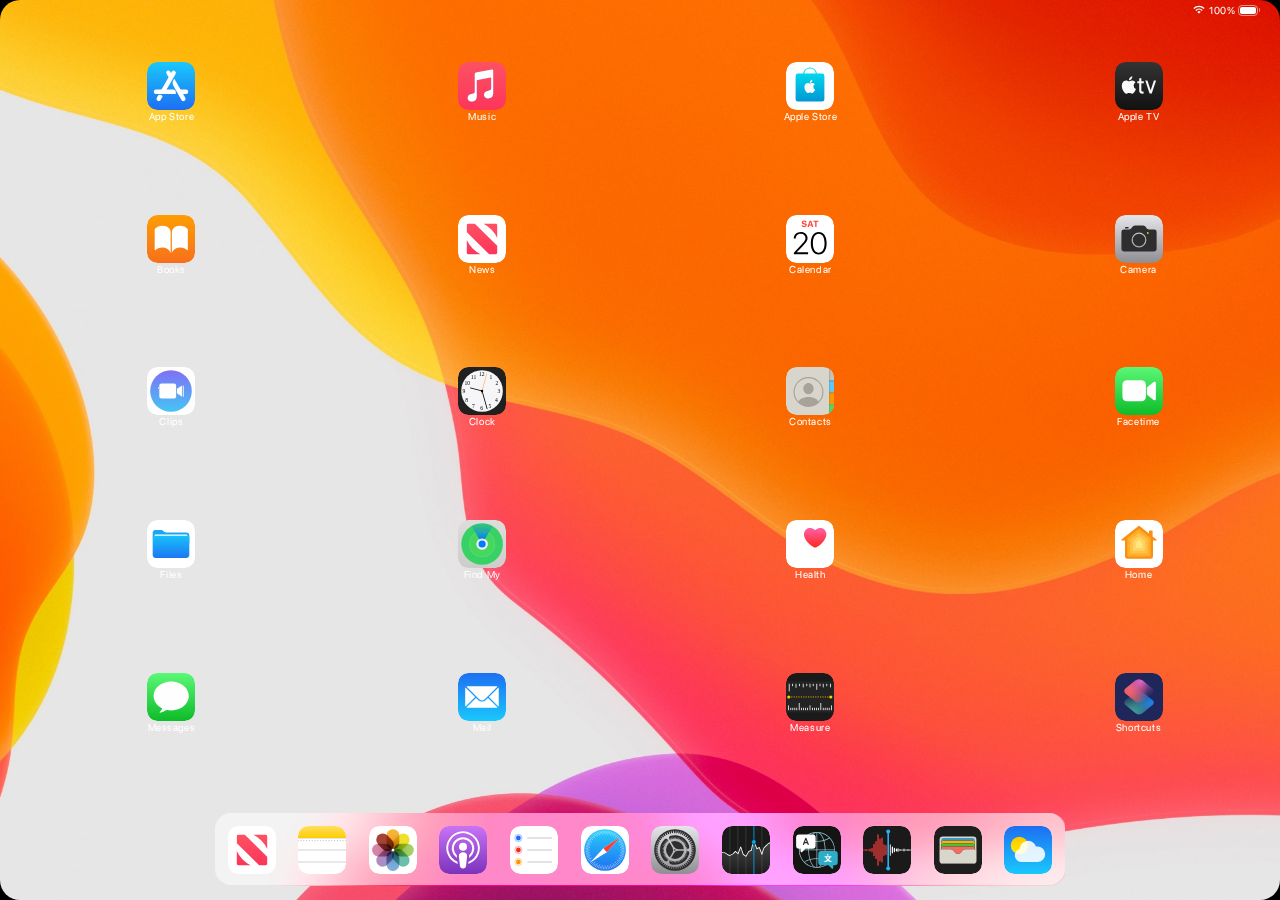
<file: index.html>
<!DOCTYPE html>
<html lang="en">

<head>
    <meta charset="UTF-8" />
    <meta name="viewport" content="width=device-width,initial-scale=1" />
    <meta http-equiv="X-UA-Compatible" content="ie=edge" />
    <meta name="author" content="Sanay Nair">
    <meta property="og:title" content="Sanay Nair">
    <title>iPadOS in HTML</title>
</head>

<body>
    <table id="table">
        <tr>
            <td>
                <div id="" class="center"><img data-ccursor src="./36709/ios-icons/svg/app-store-2365235.svg"
                        height="48" width="48"></div>
                <div class="center text">App Store</div>
            </td>
            <td>
                <div class="center"><img data-ccursor src="./36709/ios-icons/svg/apple-music-2365226.svg" height="48"
                        width="48"></div>
                <div class="center text">Music</div>
            </td>
            <td>
                <div class="center"><img data-ccursor src="./36709/ios-icons/svg/apple-store-1575941.svg" height="48"
                        width="48"></div>
                <div class="center text">Apple Store</div>
            </td>
            <td>
                <div class="center"><img data-ccursor src="./36709/ios-icons/svg/apple-tv-1575940.svg" height="48"
                        width="48"></div>
                <div class="center text">Apple TV</div>
            </td>
        </tr>
        <tr>
            <td>
                <div class="center"><img data-ccursor src="./36709/ios-icons/svg/books-2365234.svg" height="48"
                        width="48"></div>
                <div class="center text">Books</div>
            </td>
            <td>
                <div class="center"><img data-ccursor src="./36709/ios-icons/svg/news-2365224.svg" height="48"
                        width="48"></div>
                <div class="center text">News</div>
            </td>
            <td>
                <div class="center"><img data-ccursor src="./36709/ios-icons/svg/calendar-2365233.svg" height="48"
                        width="48"></div>
                <div class="center text">Calendar</div>
            </td>
            <td>
                <div class="center"><img data-ccursor src="./36709/ios-icons/svg/camera-2365232.svg" height="48"
                        width="48"></div>
                <div class="center text">Camera</div>
            </td>
        </tr>
        <tr>
            <td>
                <div class="center"><img data-ccursor src="./36709/ios-icons/svg/clips-1575951.svg" height="48"
                        width="48"></div>
                <div class="center text">Clips</div>
            </td>
            <td>
                <div class="center"><img data-ccursor src="./36709/ios-icons/svg/clock-2365231.svg" height="48"
                        width="48"></div>
                <div class="center text">Clock</div>
            </td>
            <td>
                <div class="center"><img data-ccursor src="./36709/ios-icons/svg/contacts-2365230.svg" height="48"
                        width="48"></div>
                <div class="center text">Contacts</div>
            </td>
            <td>
                <div class="center"><img data-ccursor src="./36709/ios-icons/svg/facetime-1575950.svg" height="48"
                        width="48"></div>
                <div class="center text">Facetime</div>
            </td>
        </tr>
        <tr>
            <td>
                <div class="center"><img data-ccursor src="./36709/ios-icons/svg/files-2365229.svg" height="48"
                        width="48"></div>
                <div class="center text">Files</div>
            </td>
            <td>
                <div class="center"><img data-ccursor src="./36709/ios-icons/svg/find-my-1575949.svg" height="48"
                        width="48"></div>
                <div class="center text">Find My</div>
            </td>
            <td>
                <div class="center"><img data-ccursor src="./36709/ios-icons/svg/health-2365228.svg" height="48"
                        width="48"></div>
                <div class="center text">Health</div>
            </td>
            <td>
                <div class="center"><img data-ccursor src="./36709/ios-icons/svg/home-2365227.svg" height="48"
                        width="48"></div>
                <div class="center text">Home</div>
            </td>
        </tr>
        <tr>
            <td>
                <div class="center"><img data-ccursor src="./36709/ios-icons/svg/ios-message-1575946.svg" height="48"
                        width="48"></div>
                <div class="center text">Messages</div>
            </td>
            <td>
                <div class="center"><img data-ccursor src="./36709/ios-icons/svg/mail-2365225.svg" height="48"
                        width="48"></div>
                <div class="center text">Mail</div>
            </td>
            <td>
                <div class="center"><img data-ccursor src="./36709/ios-icons/svg/measure-1575947.svg" height="48"
                        width="48"></div>
                <div class="center text">Measure</div>
            </td>
            <td>
                <div class="center"><img data-ccursor src="./36709/ios-icons/svg/my-shortcuts-1575945.svg" height="48"
                        width="48"></div>
                <div class="center text">Shortcuts</div>
            </td>
        </tr>
    </table>
    <div id="app"></div>
    <div class="center">
        <div id="dock">
            <img data-ccursor="lift" src="./36709/ios-icons/svg/news-2365224.svg" height="48" width="48">
            <img data-ccursor="lift" src="./36709/ios-icons/svg/notes-2365245.svg" height="48" width="48">
            <img data-ccursor="lift" src="./36709/ios-icons/svg/photos-2365244.svg" height="48" width="48">
            <img data-ccursor="lift" src="./36709/ios-icons/svg/podcasts-2365243.svg" height="48" width="48">
            <span class="separator"></span>
            <img data-ccursor="lift" src="./36709/ios-icons/svg/reminders-2365242.svg" height="48" width="48">
            <img data-ccursor="lift" src="./36709/ios-icons/svg/safari-2365241.svg" height="48" width="48">
            <img data-ccursor="lift" src="./36709/ios-icons/svg/settings-2365240.svg" height="48" width="48">
            <img data-ccursor="lift" src="./36709/ios-icons/svg/stocks-2365239.svg" height="48" width="48">
            <img data-ccursor="lift" src="./36709/ios-icons/svg/translate-2365238.svg" height="48" width="48">
            <img data-ccursor="lift" src="./36709/ios-icons/svg/voice-memos-1575942.svg" height="48" width="48">
            <img data-ccursor="lift" src="./36709/ios-icons/svg/wallet-2365237.svg" height="48" width="48">
            <img data-ccursor="lift" src="./36709/ios-icons/svg/weather-2365236.svg" height="48" width="48">
        </div>
        <div data-ccursor id="home-bar"></div>
    </div>
    <div id="CC">
        <div onclick="closeCC()" id="controlCenter">
            <table>
                <tr>
                    <td rowspan="2" colspan="2">
                        <div id="top" onclick="" class="controls-2-2">
                            <table style="display: flex; align-items: center; justify-content: center;height: 100%;">
                                <tr>
                                    <td>
                                        <div data-ccursor class="toggle-circle">
                                            <svg xmlns="http://www.w3.org/2000/svg" width="17.5"
                                                viewBox="365.0 503.0 20.18851089477539 18.052770614624023"
                                                preserveAspectRatio="none">
                                                <g>
                                                    <defs>
                                                        <path id="s-Path_1-d1224"
                                                            d="M385.18851041793823 512.0263695716858 C385.17970991134644 510.98926973342896 383.7646098136902 510.17186975479126 382.0332102775574 510.17186975479126 L378.42090940475464 510.17186975479126 C377.92871046066284 510.17186975479126 377.7441096305847 510.0839695930481 377.4453101158142 509.7587695121765 L371.48630952835083 503.31641006469727 C371.29301023483276 503.1054697036743 371.0644097328186 503.0 370.80960988998413 503.0 L369.6757798194885 503.0 C369.44725942611694 503.0 369.31543016433716 503.2109398841858 369.420889377594 503.4482398033142 L372.5058093070984 510.1630702018738 L367.99706983566284 510.6640696525574 L366.38866996765137 507.7988295555115 C366.26561975479126 507.5791001319885 366.0810499191284 507.4824194908142 365.7910099029541 507.4824194908142 L365.3954997062683 507.4824194908142 C365.1581997871399 507.4824194908142 365.0 507.64061975479126 365.0 507.87793016433716 L365.0 516.1747698783875 C365.0 516.4120707511902 365.1581997871399 516.5702700614929 365.3954997062683 516.5702700614929 L365.7910099029541 516.5702700614929 C366.0810499191284 516.5702700614929 366.26561975479126 516.4736704826355 366.38866996765137 516.2538695335388 L367.99706983566284 513.3798699378967 L372.5058093070984 513.8896698951721 L369.420889377594 520.6044707298279 C369.31543016433716 520.841769695282 369.44725942611694 521.0527701377869 369.6757798194885 521.0527701377869 L370.80960988998413 521.0527701377869 C371.0644097328186 521.0527701377869 371.29301023483276 520.938470363617 371.48630952835083 520.7363696098328 L377.4453101158142 514.2939696311951 C377.7441096305847 513.9687695503235 377.92871046066284 513.8808693885803 378.42090940475464 513.8808693885803 L382.0332102775574 513.8808693885803 C383.7646098136902 513.8808693885803 385.17970991134644 513.0546698570251 385.18851041793823 512.0263695716858 Z ">
                                                        </path>
                                                    </defs>
                                                    <g style="mix-blend-mode:normal">
                                                        <use xmlns:xlink="http://www.w3.org/1999/xlink"
                                                            xlink:href="#s-Path_1-d1224" fill="#fff" fill-opacity="1.0">
                                                        </use>
                                                    </g>
                                                </g>
                                            </svg>
                                        </div>
                                    </td>
                                    <td>
                                        <div data-ccursor class="toggle-circle">
                                            <svg xmlns="http://www.w3.org/2000/svg" width="17.5"
                                                viewBox="269.1610554456142 40.053391138837284 23.45800018310547 15.955460548400879"
                                                preserveAspectRatio="none">
                                                <g>
                                                    <defs>
                                                        <path id="s-Path_305-d1224"
                                                            d="M269.1610554456142 48.03167788200135 C269.1610554456142 50.9935776393866 270.2684756516841 53.70937697105164 272.2020756005672 55.7396771114325 C272.5448457002071 56.10877768211121 273.03703558439287 56.08247725181336 273.3270756005672 55.75727812461609 C273.6171156167415 55.44967810325379 273.5555855035213 54.99257818870301 273.23039543623 54.64107672385926 C271.56925547117265 52.90077749900574 270.66398560995134 50.571677843854374 270.66398560995134 48.03167788200135 C270.66398560995134 45.4915777843451 271.56925547117265 43.16252772025818 273.23039543623 41.422287623212284 C273.5555855035213 41.070727507398075 273.6171156167415 40.61369768790955 273.3270756005672 40.297287623212284 C273.03703558439287 39.98087755851502 272.5448457002071 39.95451752357239 272.2020756005672 40.32365767173523 C270.2684756516841 42.34513775520081 269.1610554456142 45.06977717094178 269.1610554456142 48.03167788200135 Z M292.61905539030107 48.03167788200135 C292.61905539030107 45.06977717094178 291.51165640348466 42.34513775520081 289.57805502409013 40.32365767173523 C289.2264562844661 39.95451752357239 288.7342554330257 39.98087755851502 288.44425642484697 40.297287623212284 C288.1630560159114 40.61369768790955 288.21575605863603 41.070727507398075 288.5497556924251 41.422287623212284 C290.21085607999834 43.16252772025818 291.1161562203792 45.4915777843451 291.1161562203792 48.03167788200135 C291.1161562203792 50.571677843854374 290.21085607999834 52.90077749900574 288.5497556924251 54.64107672385926 C288.21575605863603 54.99257818870301 288.1630560159114 55.44967810325379 288.44425642484697 55.75727812461609 C288.7342554330257 56.08247725181336 289.2264562844661 56.10877768211121 289.57805502409013 55.7396771114325 C291.51165640348466 53.70937697105164 292.61905539030107 50.9935776393866 292.61905539030107 48.03167788200135 Z M272.3602753877071 48.03167788200135 C272.3602753877071 50.14107767753357 273.1161357163814 52.10097853355164 274.4696556329158 53.568776766583866 C274.82121574873 53.95547835044617 275.33097517484697 53.95547835044617 275.6298052071956 53.61267821006531 C275.92863523954423 53.278777758405155 275.84953558439287 52.85687796287293 275.51554548734697 52.48767821006531 C274.44328558439287 51.283578554913944 273.86320555204423 49.72797743491883 273.86320555204423 48.03167788200135 C273.86320555204423 46.32657782249207 274.44328558439287 44.77967802695984 275.51554548734697 43.575607935712284 C275.84953558439287 43.206467310712284 275.92863523954423 42.775808016583866 275.6298052071956 42.450607935712284 C275.33097517484697 42.099047819898075 274.82121574873 42.10783783607239 274.4696556329158 42.48576800040955 C273.1161357163814 43.9623276393866 272.3602753877071 45.92227808646912 272.3602753877071 48.03167788200135 Z M289.4110552071956 48.03167788200135 C289.4110552071956 45.92227808646912 288.6551557778743 43.9623276393866 287.3104559182552 42.48576800040955 C286.95895636076006 42.10783783607239 286.44035589689287 42.099047819898075 286.14155638212236 42.450607935712284 C285.8514562844661 42.775808016583866 285.9217554330257 43.206467310712284 286.25575506681474 43.575607935712284 C287.32805502409013 44.77967802695984 287.9081560372737 46.32657782249207 287.9081560372737 48.03167788200135 C287.9081560372737 49.72797743491883 287.32805502409013 51.283578554913944 286.25575506681474 52.48767821006531 C285.9217554330257 52.85687796287293 285.8514562844661 53.278777758405155 286.14155638212236 53.61267821006531 C286.44035589689287 53.95547835044617 286.95895636076006 53.95547835044617 287.3104559182552 53.568776766583866 C288.6551557778743 52.10097853355164 289.4110552071956 50.14107767753357 289.4110552071956 48.03167788200135 Z M275.56828558439287 48.03167788200135 C275.56828558439287 49.22697798423523 275.97257578367265 50.35197798423523 276.67570555204423 51.2396771114325 C277.00085508817705 51.65277830772156 277.5546556710628 51.661576906964726 277.8622556924251 51.3099781673407 C278.1522556542781 50.984777132794804 278.0467554330257 50.589276949689335 277.75675547117265 50.184977213666386 C277.3085552453426 49.59607760123963 277.0624557732967 48.84907786063904 277.0624557732967 48.03167788200135 C277.0624557732967 47.21427790336365 277.3085552453426 46.46717802695984 277.75675547117265 45.87837759666199 C278.0467554330257 45.465277354047245 278.1522556542781 45.06977717094178 277.8622556924251 44.74457804374451 C277.5546556710628 44.40177790336365 277.00085508817705 44.41057745628113 276.67570555204423 44.81487719230408 C275.97257578367265 45.71137777976746 275.56828558439287 46.83637777976746 275.56828558439287 48.03167788200135 Z M286.21185553068193 48.03167788200135 C286.21185553068193 46.83637777976746 285.80755484098466 45.71137777976746 285.0956560372737 44.81487719230408 C284.7792555093196 44.41057745628113 284.2255560159114 44.40177790336365 283.9178549050716 44.74457804374451 C283.61905539030107 45.06977717094178 283.7245546578792 45.465277354047245 284.02335607999834 45.87837759666199 C284.4715563058284 46.46717802695984 284.70895636076006 47.21427790336365 284.70895636076006 48.03167788200135 C284.70895636076006 48.84907786063904 284.4715563058284 49.59607760123963 284.02335607999834 50.184977213666386 C283.7245546578792 50.589276949689335 283.61905539030107 50.984777132794804 283.9178549050716 51.3099781673407 C284.2255560159114 51.661576906964726 284.7792555093196 51.65277830772156 285.0956560372737 51.2396771114325 C285.80755484098466 50.35197798423523 286.21185553068193 49.22697798423523 286.21185553068193 48.03167788200135 Z M280.88565599912675 50.176177660748905 C282.045855164471 50.176177660748905 283.0301557778743 49.20057741813416 283.0301557778743 48.02287737540955 C283.0301557778743 46.84517733268494 282.045855164471 45.87837759666199 280.88565599912675 45.87837759666199 C279.7342554330257 45.87837759666199 278.7411552667049 46.84517733268494 278.7411552667049 48.02287737540955 C278.7411552667049 49.20057741813416 279.7342554330257 50.176177660748905 280.88565599912675 50.176177660748905 Z ">
                                                        </path>
                                                    </defs>
                                                    <g style="mix-blend-mode:normal">
                                                        <use xmlns:xlink="http://www.w3.org/1999/xlink"
                                                            xlink:href="#s-Path_305-d1224" fill="#fff"
                                                            fill-opacity="1.0"></use>
                                                    </g>
                                                </g>
                                            </svg>
                                        </div>
                                    </td>
                                </tr>
                                <tr>
                                    <td>
                                        <div data-ccursor class="toggle-circle">
                                            <svg xmlns="http://www.w3.org/2000/svg" width="17.5"
                                                viewBox="212.2653056008957 40.61313056148383 20.51532745361328 14.835980415344238"
                                                preserveAspectRatio="none">
                                                <g>
                                                    <defs>
                                                        <path id="s-Path_30-d1224"
                                                            d="M213.63331707550506 46.9237108150849 C213.8178869111679 47.125810615194766 214.10792692734222 47.11701010860297 214.30128677917938 46.906110755575625 C216.47218664719085 44.612110129965274 219.32861717773895 43.39926051296088 222.51901730133514 43.39926051296088 C225.7358170373581 43.39926051296088 228.6011162622116 44.612110129965274 230.76321610046844 46.9237108150849 C230.94781693054657 47.10821055568549 231.2290173394821 47.09941004909369 231.4136162622116 46.906110755575625 L232.64401634766082 45.6668109814057 C232.81981667114715 45.491010657919375 232.81981667114715 45.26251029170844 232.67921646667938 45.095510474813906 C230.56101616455535 42.48520087398383 226.6147175653122 40.61313056148383 222.51901730133514 40.61313056148383 C218.4321471078537 40.61313056148383 214.47706707550506 42.47641085780951 212.36768683029632 45.095510474813906 C212.22706683708648 45.26251029170844 212.22706683708648 45.491010657919375 212.39405687881927 45.6668109814057 L213.63331707550506 46.9237108150849 Z M217.3071471078537 50.57991122402045 C217.51807697845916 50.782111159933535 217.79932697845916 50.76451014674994 218.0014773233078 50.5448102871308 C219.07371719910125 49.375810615194766 220.787616811528 48.549610129965274 222.52781685425262 48.55841063655707 C224.27691658569793 48.549610129965274 225.99071701599578 49.39341067470404 227.08941658569793 50.57111071742865 C227.27391632629852 50.782111159933535 227.537616811528 50.77331065334174 227.7397175653122 50.57111071742865 L229.1196175439499 49.217610351217715 C229.28661736084442 49.059410087240664 229.30421646667938 48.839710227621524 229.15481766296844 48.66391085780951 C227.7837162835739 47.00281047023627 225.2788163049362 45.80751036800238 222.52781685425262 45.80751036800238 C219.76811703278045 45.80751036800238 217.2631970269821 47.00281047023627 215.89210709167938 48.66391085780951 C215.74268683029632 48.839710227621524 215.76026686264495 49.050610534323184 215.92725666595916 49.217610351217715 L217.3071471078537 50.57991122402045 Z M222.52781685425262 55.44911097682807 C222.7388172967575 55.44911097682807 222.9233170373581 55.352410308493106 223.28371723724823 55.009610168112246 L225.43701752258758 52.935410491598574 C225.59521683289032 52.786009780539004 225.63041695190887 52.539910308493106 225.4897175653122 52.36410998500678 C224.87451752258758 51.58191012538764 223.75831707550506 50.94911097682807 222.52781685425262 50.94911097682807 C221.26221664978485 50.94911097682807 220.12841709686737 51.60821055568549 219.52201660706024 52.43441104091498 C219.4165163858078 52.592610351217715 219.4692164285324 52.786009780539004 219.61861713959198 52.935410491598574 L221.77201660706024 55.009610168112246 C222.12351711822967 55.34360980190131 222.31691654755096 55.44911097682807 222.52781685425262 55.44911097682807 Z ">
                                                        </path>
                                                    </defs>
                                                    <g style="mix-blend-mode:normal">
                                                        <use xmlns:xlink="http://www.w3.org/1999/xlink"
                                                            xlink:href="#s-Path_30-d1224" fill="#fff"
                                                            fill-opacity="1.0"></use>
                                                    </g>
                                                </g>
                                            </svg>
                                        </div>
                                    </td>
                                    <td>
                                        <div data-ccursor class="toggle-circle">
                                            <svg xmlns="http://www.w3.org/2000/svg" height="17.5"
                                                viewBox="782.9077098361884 67.50795726351991 11.999999046325684 17.44109535217285"
                                                preserveAspectRatio="none">
                                                <g>
                                                    <defs>
                                                        <path id="s-Path_114-d1224"
                                                            d="M790.6140020274609 76.23450668390927 L794.4468472008692 73.44692110106456 C794.8823975601829 73.09851168159834 794.9695388868472 72.48867866895593 794.5339823384639 72.05312792282535 L789.5687053024794 67.69762199669901 C789.0461381715276 67.2621958418587 788.1750370660833 67.6106083316837 788.1750370660833 68.39456520933724 L788.1750370660833 74.84071427930377 L784.3421917959706 72.05325247785153 C783.9066411465443 71.79185054641904 783.384073822184 71.87898220266209 783.122681222708 72.22740090573275 C782.7742718515939 72.66295165186332 782.8614006399526 73.1856433378414 783.2969512319609 73.44691181746013 L787.1297964295453 76.23449740030483 L783.2969512319609 79.02208375678325 C782.9485418699128 79.28336384090753 782.8614006399526 79.80604392238004 783.122681222708 80.24159428169378 C783.3839617903534 80.59000408797685 783.9066411465443 80.67714464100749 784.3421917959706 80.41586455688321 L788.1750370660833 77.6282782004048 L788.1751585265746 84.07442707696289 C788.1751585265746 84.42283610961226 788.3494284149472 84.77124514226165 788.6978502125527 84.85838724255969 C789.0462596320189 85.03265751774913 789.3946690514852 84.94552160652071 789.6560926446613 84.68411696737024 L794.6213696806458 80.32861105333194 C795.0569200399596 79.98020202068255 794.9697787132951 79.28322768137582 794.5342345430511 78.93481787509273 L790.6140020274609 76.23450668390927 Z M789.9171831885284 70.31101893479797 L792.6176282183425 72.66305415832896 L789.9171831885284 74.5795394093631 L789.9171831885284 70.31101893479797 Z M789.9171831885284 82.15799559347113 L789.9171831885284 77.88959928711533 L792.6176282183425 79.8060841513326 L789.9171831885284 82.15799559347113 Z ">
                                                        </path>
                                                    </defs>
                                                    <g style="mix-blend-mode:normal">
                                                        <use xmlns:xlink="http://www.w3.org/1999/xlink"
                                                            xlink:href="#s-Path_114-d1224" fill="#fff"
                                                            fill-opacity="1.0"></use>
                                                    </g>
                                                </g>
                                            </svg>

                                        </div>
                                    </td>
                                </tr>
                            </table>
                        </div>
                    </td>
                    <td rowspan="2" colspan="2">
                        <div onclick="" class="controls-2-2">
                            <table style="display: flex; justify-content: center;height: 100%;align-items: center;">
                                <tr style="height: 50%;">
                                    <td colspan="3">
                                        <div class="h3 center">Music</div>
                                    </td>
                                </tr>
                                <tr style="height: 50%;">
                                    <td data-ccursor class="centerIn">
                                        <svg xmlns="http://www.w3.org/2000/svg" width="18.75" height="10.5"
                                            viewBox="403.4931612610817 68.71331915717758 25.0136775970459 14.1591796875"
                                            preserveAspectRatio="none">
                                            <g>
                                                <defs>
                                                    <path id="s-Path_94-d1224"
                                                        d="M414.5937394499779 82.87249836784042 C415.3671388030052 82.87249836784042 416.0175389647484 82.28359875541366 416.0175389647484 81.21139988761581 L416.0175389647484 76.1488989339415 C416.1318396925926 76.5706985936705 416.4482392668724 76.93109879356064 416.97553914785385 77.23869881492294 L425.98433965444565 82.52969822745956 C426.36233991384506 82.7581985936705 426.6962384581566 82.87249836784042 427.0830392241478 82.87249836784042 C427.85643857717514 82.87249836784042 428.5068387389183 82.28359875541366 428.5068387389183 81.21139988761581 L428.5068387389183 70.37445912223495 C428.5068387389183 69.30218920570053 427.85643857717514 68.71331915717758 427.0830392241478 68.71331915717758 C426.6962384581566 68.71331915717758 426.36233991384506 68.82757887702621 425.98433965444565 69.0560992703978 L416.97553914785385 74.34709915977157 C416.4482392668724 74.65469918113388 416.1318396925926 75.00629887443222 416.0175389647484 75.42819866996444 L416.0175389647484 70.37445912223495 C416.0175389647484 69.30218920570053 415.375939309597 68.71331915717758 414.60253900289536 68.71331915717758 C414.2070388197899 68.71331915717758 413.8818396925926 68.82757887702621 413.49513906240463 69.0560992703978 L404.48632925748825 74.34709915977157 C403.8183562755585 74.74259934287704 403.4931612610817 75.19089875083603 403.4931612610817 75.78849873405136 C403.4931612610817 76.37739930015243 403.8271452784538 76.85199913840927 404.48632925748825 77.23869881492294 L413.49513906240463 82.52969822745956 C413.8730391860008 82.7581985936705 414.2070388197899 82.87249836784042 414.5937394499779 82.87249836784042 Z ">
                                                    </path>
                                                </defs>
                                                <g style="mix-blend-mode:normal">
                                                    <use xmlns:xlink="http://www.w3.org/1999/xlink"
                                                        xlink:href="#s-Path_94-d1224" fill="#fff8" fill-opacity="1.0">
                                                    </use>
                                                </g>
                                            </g>
                                        </svg>
                                    </td>
                                    <td style="margin: 0 10px;" data-ccursor class="centerIn">
                                        <svg xmlns="http://www.w3.org/2000/svg" width="13.781269073486328"
                                            height="15.416019439697266"
                                            viewBox="329.9795002937317 67.68938956123026 13.781269073486328 15.416019439697266"
                                            preserveAspectRatio="none">
                                            <g>
                                                <defs>
                                                    <path id="s-Path_89-d1224"
                                                        d="M331.209969997406 83.10540900092752 C331.579110622406 83.10540900092752 331.9042706489563 82.97360930305155 332.30857038497925 82.73631033759744 L342.6884694099426 76.73330912452371 C343.44437074661255 76.29390940528543 343.760769367218 75.95110926490457 343.760769367218 75.39740977149637 C343.760769367218 74.84370932441385 343.44437074661255 74.50970969062479 342.6884694099426 74.06140932899149 L332.30857038497925 68.0585297093931 C331.9042706489563 67.8212192998472 331.579110622406 67.68938956123026 331.209969997406 67.68938956123026 C330.4892601966858 67.68938956123026 329.9795002937317 68.24309954505594 329.9795002937317 69.11321959357889 L329.9795002937317 81.68160948615701 C329.9795002937317 82.56051001411112 330.4892601966858 83.10540900092752 331.209969997406 83.10540900092752 Z ">
                                                    </path>
                                                </defs>
                                                <g style="mix-blend-mode:normal">
                                                    <use xmlns:xlink="http://www.w3.org/1999/xlink"
                                                        xlink:href="#s-Path_89-d1224" fill="#fff" fill-opacity="1.0">
                                                    </use>
                                                </g>
                                            </g>
                                        </svg>
                                    </td>
                                    <td data-ccursor class="centerIn">
                                        <svg xmlns="http://www.w3.org/2000/svg"  width="18.75" height="10.5"
                                            viewBox="473.58544993400574 68.71331915717758 25.01367950439453 14.1591796875"
                                            preserveAspectRatio="none">
                                            <g>
                                                <defs>
                                                    <path id="s-Path_96-d1224"
                                                        d="M475.00927996635437 82.87249836784042 C475.39598965644836 82.87249836784042 475.72997975349426 82.7581985936705 476.1079099178314 82.52969822745956 L485.11672949790955 77.23869881492294 C485.6352298259735 76.93109879356064 485.9604299068451 76.5706985936705 486.074729681015 76.14009938102402 L486.074729681015 81.21139988761581 C486.074729681015 82.28359875541366 486.7251298427582 82.87249836784042 487.4985291957855 82.87249836784042 C487.8852307796478 82.87249836784042 488.2104299068451 82.7581985936705 488.59712958335876 82.52969822745956 L497.60593008995056 77.23869881492294 C498.2651307582855 76.85199913840927 498.5991303920746 76.37739930015243 498.5991303920746 75.78849873405136 C498.5991303920746 75.19089875083603 498.2739293575287 74.74259934287704 497.60593008995056 74.34709915977157 L488.59712958335876 69.0560992703978 C488.2104299068451 68.82757887702621 487.87643027305603 68.71331915717758 487.48973059654236 68.71331915717758 C486.7163302898407 68.71331915717758 486.074729681015 69.30218920570053 486.074729681015 70.37445912223495 L486.074729681015 75.42819866996444 C485.9604299068451 75.00629887443222 485.6440303325653 74.65469918113388 485.11672949790955 74.34709915977157 L476.1079099178314 69.0560992703978 C475.72997975349426 68.82757887702621 475.39598965644836 68.71331915717758 475.00927996635437 68.71331915717758 C474.23583984375 68.71331915717758 473.58544993400574 69.30218920570053 473.58544993400574 70.37445912223495 L473.58544993400574 81.21139988761581 C473.58544993400574 82.28359875541366 474.23583984375 82.87249836784042 475.00927996635437 82.87249836784042 Z ">
                                                    </path>
                                                </defs>
                                                <g style="mix-blend-mode:normal">
                                                    <use xmlns:xlink="http://www.w3.org/1999/xlink"
                                                        xlink:href="#s-Path_96-d1224" fill="#fff8" fill-opacity="1.0">
                                                    </use>
                                                </g>
                                            </g>
                                        </svg>
                                    </td>
                                </tr>
                            </table>
                        </div>
                    </td>
                </tr>
                <tr></tr>
                <tr>
                    <td>
                        <div onclick="" data-ccursor="lift" class="controls-1-1"></div>
                    </td>
                    <td>
                        <div onclick="" data-ccursor="lift" class="controls-1-1"></div>
                    </td>
                    <td rowspan="2">
                        <div id="slider-brightness" class="controls-2-1">
                            <div id="sliderBr"></div>
                        </div>
                    </td>
                    <td rowspan="2">
                        <div id="slider-volume" onclick="" class="controls-2-1">
                            <div id="sliderVo"></div>
                        </div>
                    </td>
                </tr>
                <tr>
                    <td colspan="2">
                        <div onclick="" data-ccursor="lift" class="controls-1-2"></div>
                    </td>
                </tr>
            </table>
        </div>
    </div>
    <div onclick="openCC()" draggable="true" data-ccursor="noPadding" id="control-center-trig">
        <img id="icon1" style="padding: 0 0px;height: 20px;transition: 0.5s;" src="wifi 2.svg" alt=""><span
            id="bD">100%</span>
        <div id="icon2" class="centerIn" style="margin: 2px; transition: 0.5s;">
            <div
                style="display: inline-block;height: 11px; width: 20.5px; border-radius: 4px; border: 1px solid #fff8; padding: 1px;">
                <div id="battery" style="height: 100%; width: 100%; background-color: #fff; border-radius: 2px;">
                </div>
            </div>
            <div
                style="display: inline-block;height: 4px; width: 1px; background-color: #fff8; border-top-left-radius: 0;border-top-right-radius: 100px;border-bottom-left-radius: 0;border-bottom-right-radius: 100px;position: fixed;margin: 3.5px 20px;margin-right: -3px;">
            </div>
        </div>
    </div>
</body>
<link href="lib/style.css?0705114f45538bdfddf2" rel="stylesheet">
<script src="lib/main.1b3cb8da41fa378dcfd7.js?0705114f45538bdfddf2"></script>
<link rel="stylesheet" href="style.css">
<script src="script.js"></script>

</html>
</file>
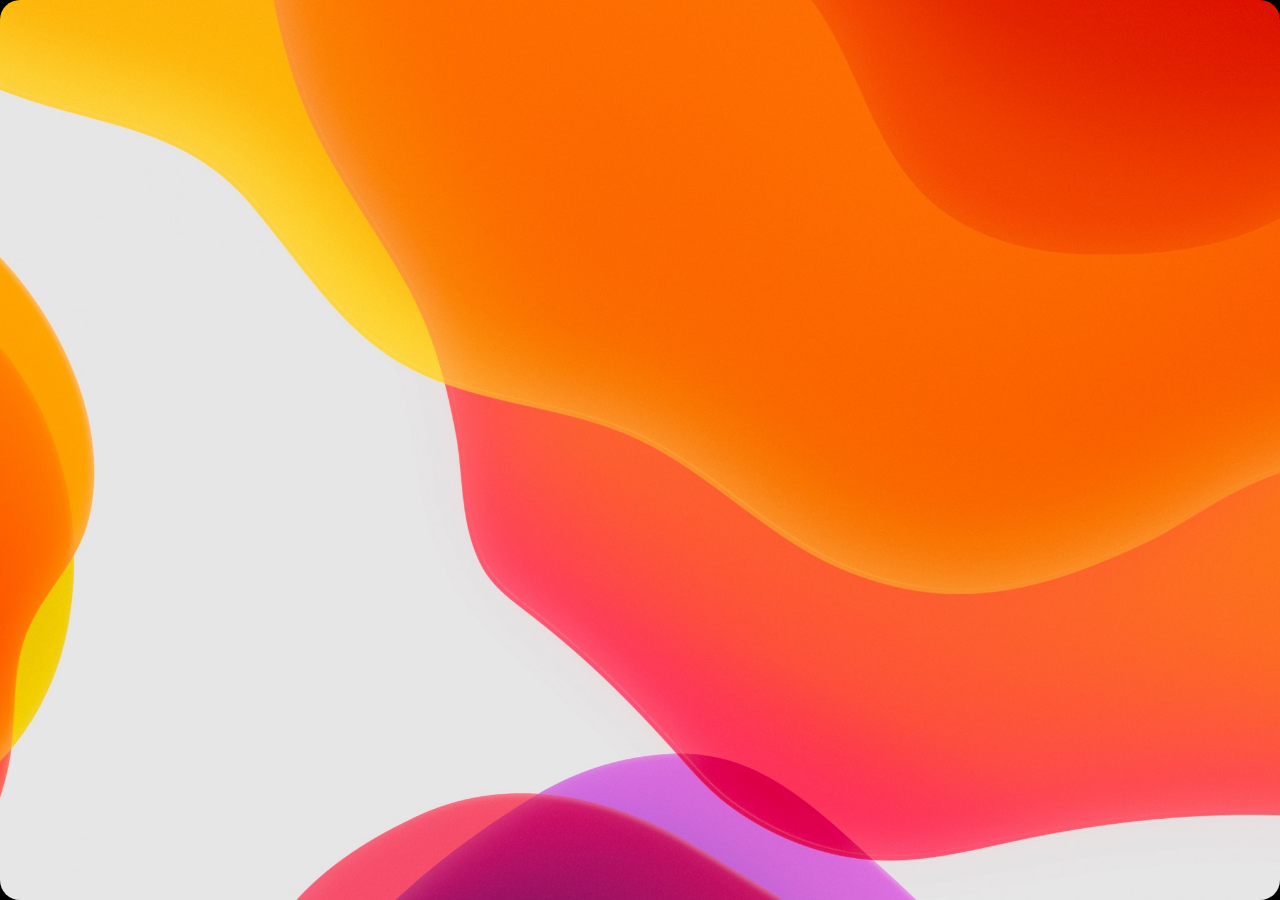
<file: demo.html>
<!DOCTYPE html>
<html lang="en">
<head>
    <meta charset="UTF-8">
    <meta http-equiv="X-UA-Compatible" content="IE=edge">
    <meta name="viewport" content="width=device-width, initial-scale=1.0">
    <link rel="stylesheet" href="style.css">
    <title>Document</title>
    <style>
        body {
            cursor: default;
        }
    </style>
</head>
<body style="background-color: #000;">

</body>
</html>
</file>
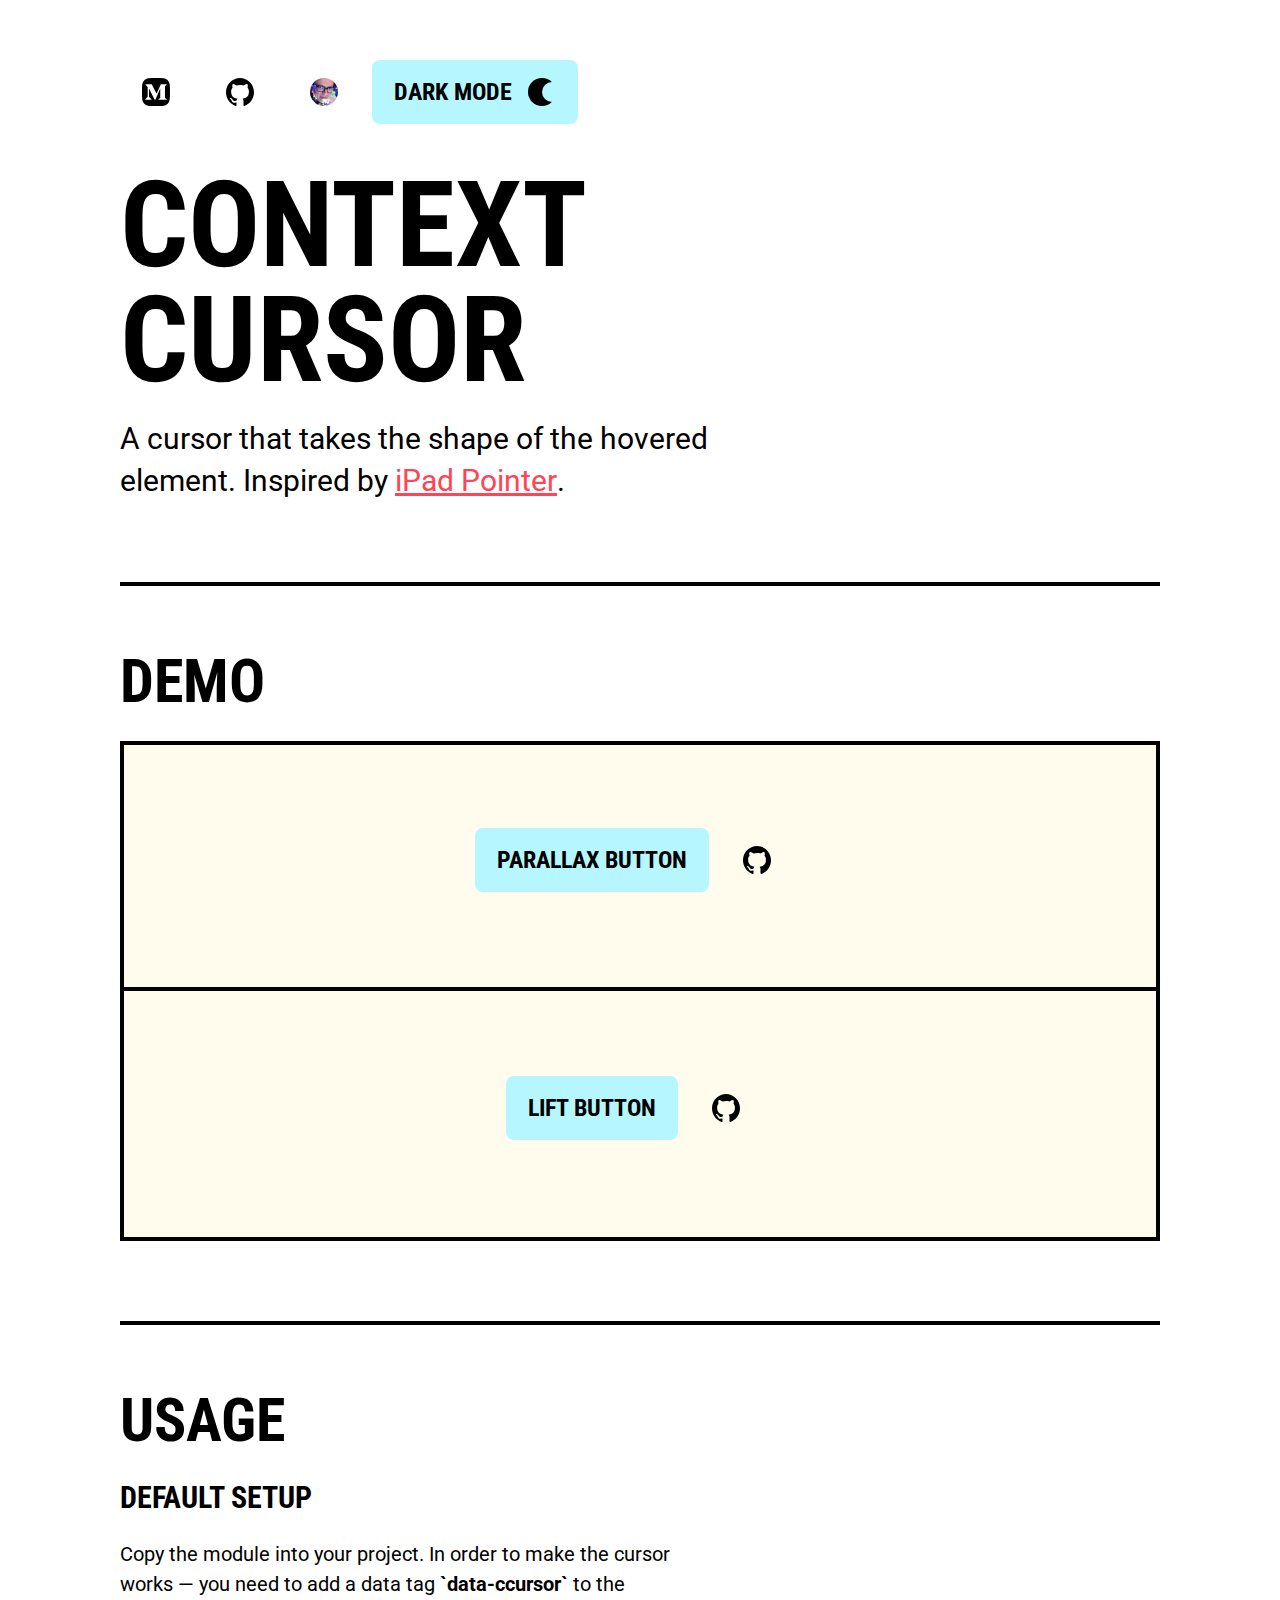
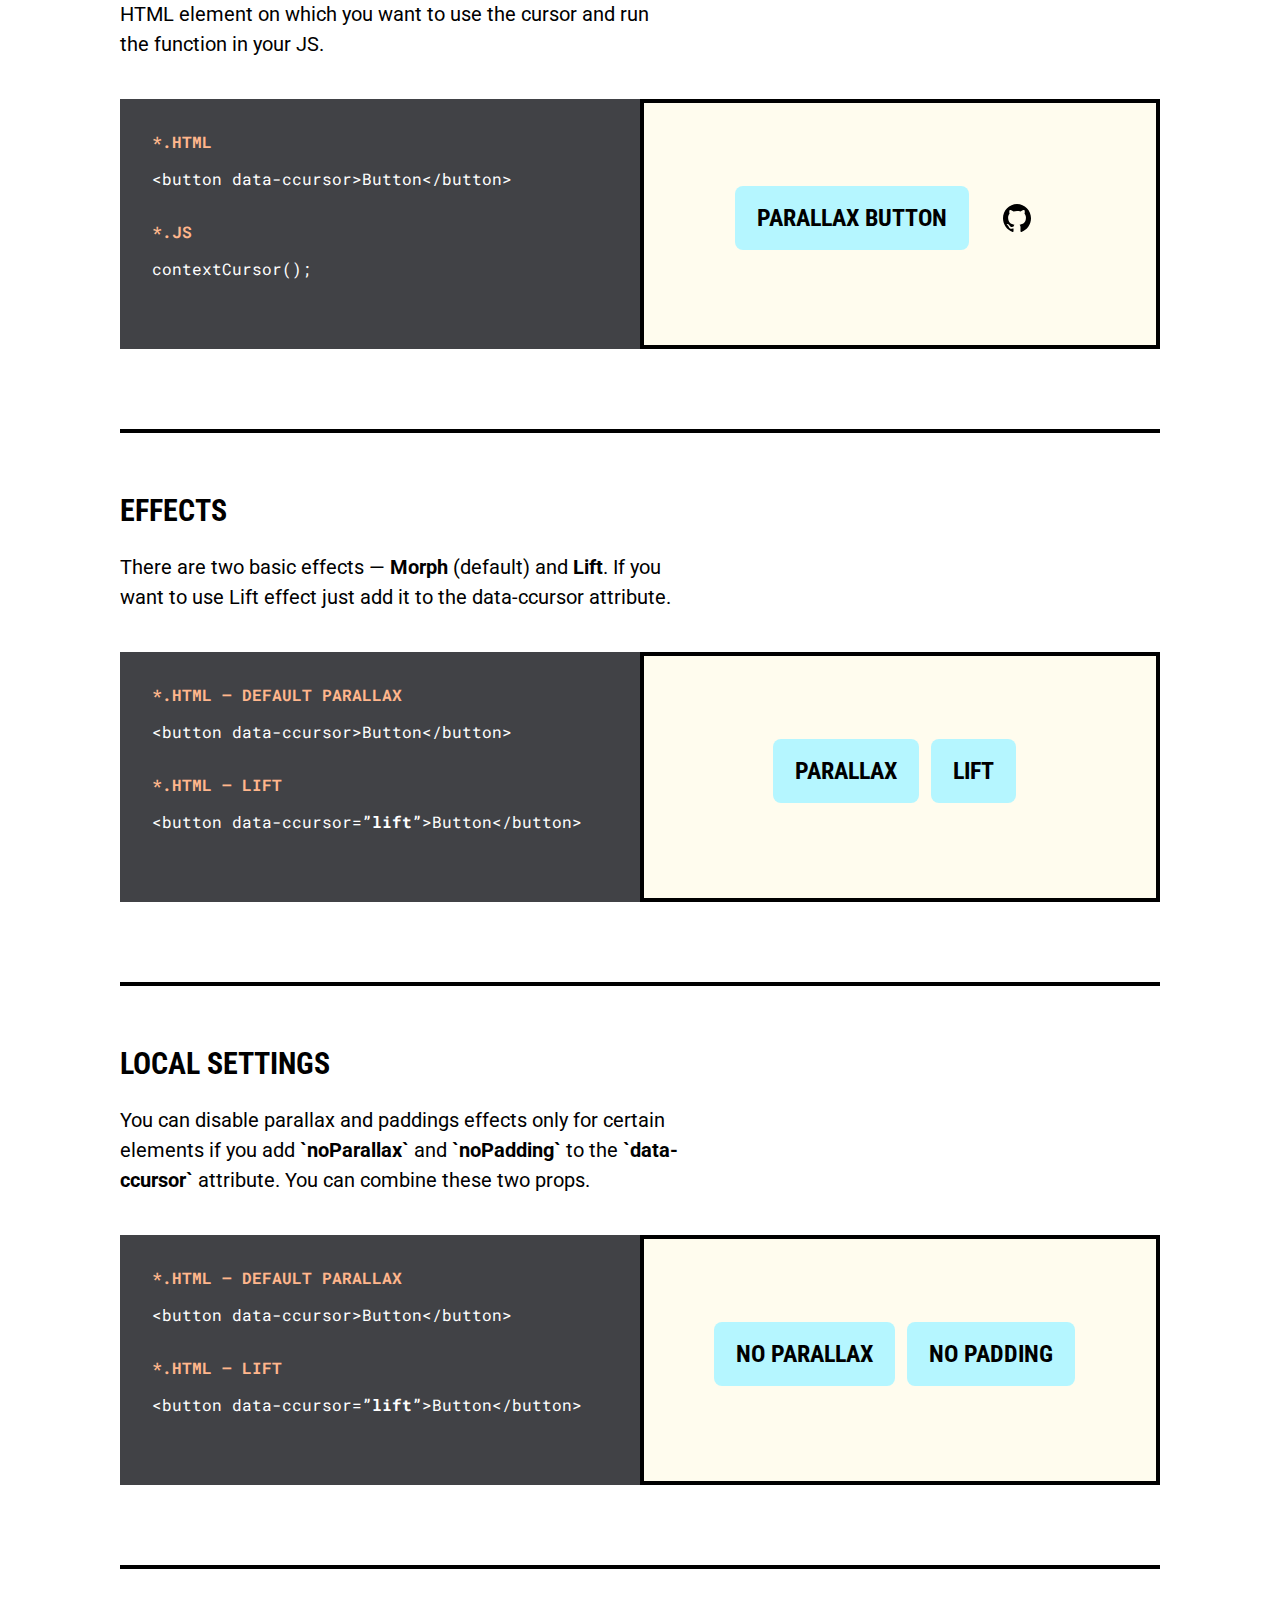
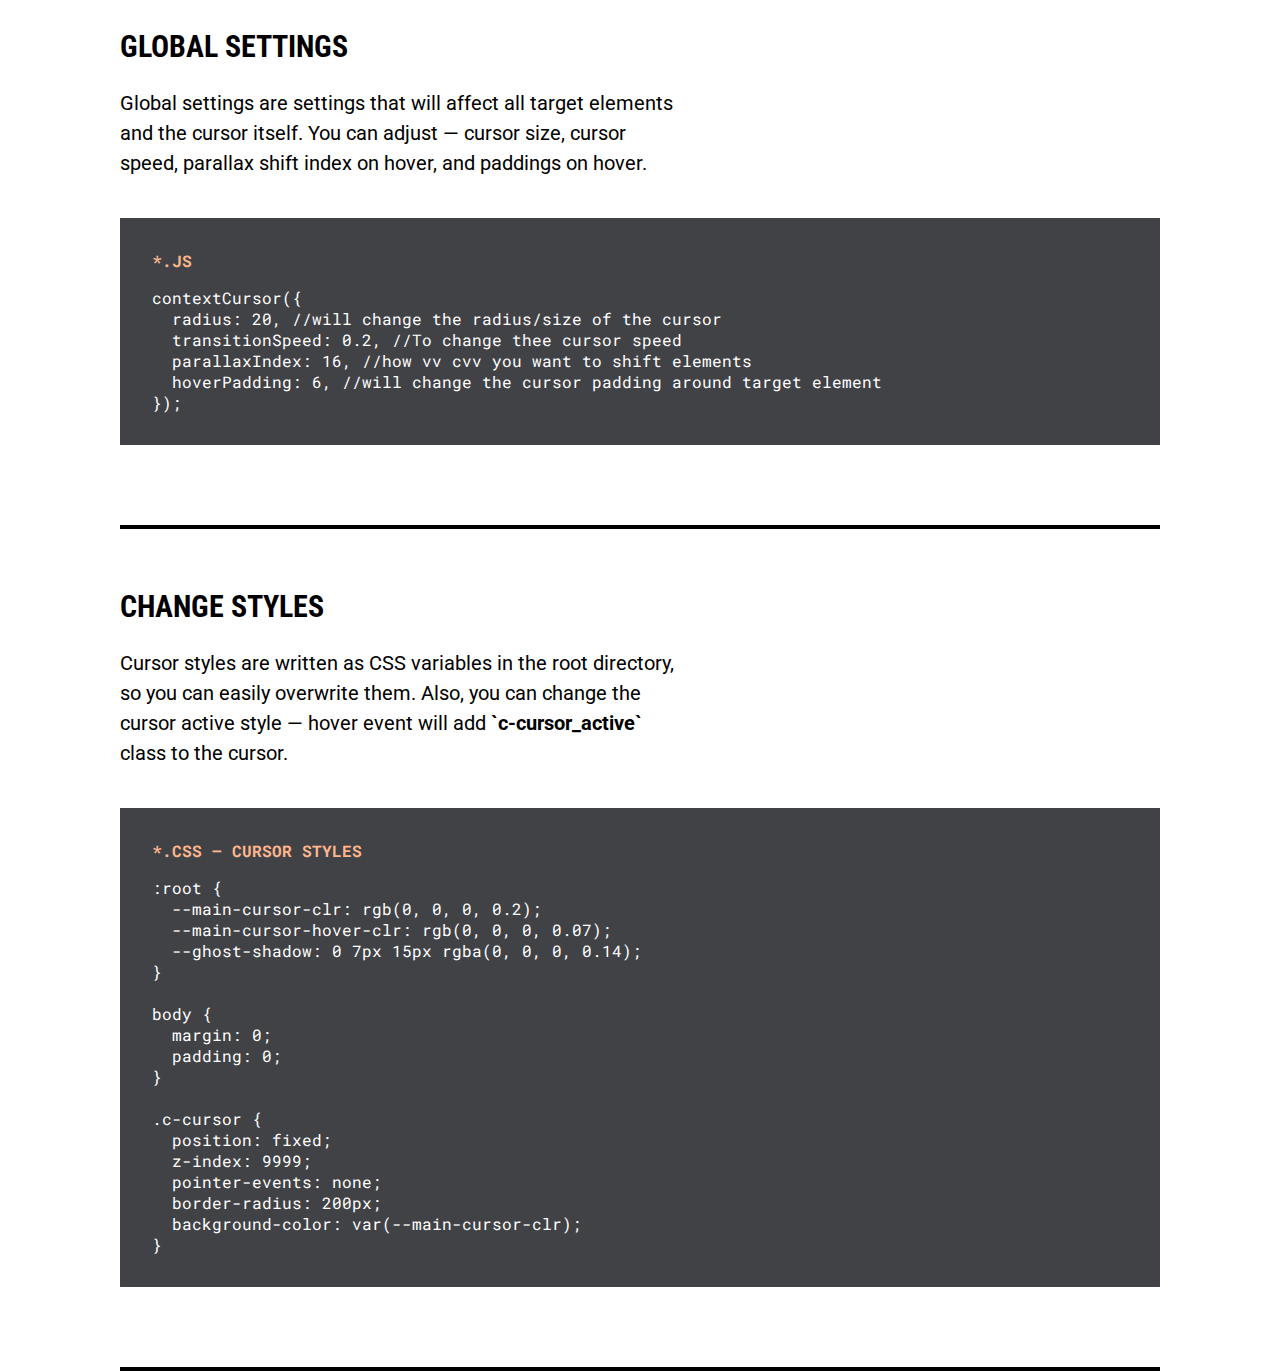
<file: index1.html>
<!doctype html>
<html lang="en">

<head>
    <meta charset="UTF-8" />
    <meta name="viewport" content="width=device-width,initial-scale=1" />
    <meta http-equiv="X-UA-Compatible" content="ie=edge" />
    <meta name="author" content="Pavel Laptev">
    <meta property="og:title" content="Pavel Laptev">
    <meta property="og:image"
        content="https://raw.githubusercontent.com/PavelLaptev/context-cursor/master/preview/assets/og-preview.png">
    <meta property="og:url" content="https://pavellaptev.github.io/context-cursor/">
    <meta property="og:description"
        content="An experimental cursor that takes the shape of the hovered element inspired by iPad poineter.">
    <link rel="icon" href="lib/ico-16x16.png?0705114f45538bdfddf2">
    <link href="lib/style.css?0705114f45538bdfddf2" rel="stylesheet">
</head>

<body>
    <div class="wrap">
        <section class="navigation"><a href="https://medium.com/@PavelLaptev/ipad-pointer-on-the-web-f3aaf48d515c"
                target="_blank" class="btn-transparent" data-ccursor title="Article on Medium"><i class="btn-icon"><svg
                        fill="none" xmlns="http://www.w3.org/2000/svg">
                        <path fill-rule="evenodd" clip-rule="evenodd"
                            d="M1.348 3.555C0 5.573 0 8.382 0 14s0 8.427 1.348 10.445a8 8 0 002.207 2.207C5.573 28 8.382 28 14 28s8.427 0 10.445-1.348a8.001 8.001 0 002.207-2.207C28 22.427 28 19.618 28 14s0-8.427-1.348-10.445a8 8 0 00-2.207-2.207C22.427 0 19.618 0 14 0S5.573 0 3.555 1.348a8 8 0 00-2.207 2.207zm23.5 17.893v.33h-8.54v-.33l1.759-1.535c.173-.156.173-.202.173-.44v-8.907l-4.89 11.175h-.662L6.994 10.566v7.49a.975.975 0 00.316.86l2.288 2.496v.329H3.111v-.33L5.4 18.917a.934.934 0 00.294-.86v-8.66a.724.724 0 00-.273-.641L3.386 6.552v-.33H9.7l4.88 9.63 4.291-9.63h6.019v.33L23.15 8.05a.437.437 0 00-.194.44V19.51a.437.437 0 00.194.44l1.697 1.498z" />
                    </svg> </i></a><a href="https://github.com/PavelLaptev/context-cursor" target="_blank"
                class="btn-transparent" data-ccursor title="GitHub Repository"><i class="btn-icon"><svg fill="none"
                        xmlns="http://www.w3.org/2000/svg">
                        <path fill-rule="evenodd" clip-rule="evenodd"
                            d="M14 0C6.265 0 0 6.423 0 14.354c0 6.352 4.008 11.717 9.572 13.619.7.125.963-.305.963-.682 0-.341-.018-1.471-.018-2.674-3.517.664-4.427-.879-4.707-1.686-.157-.413-.84-1.687-1.435-2.028-.49-.269-1.19-.933-.018-.95 1.103-.019 1.89 1.04 2.153 1.47 1.26 2.172 3.273 1.562 4.078 1.185.122-.933.49-1.561.892-1.92-3.115-.359-6.37-1.597-6.37-7.087 0-1.562.542-2.853 1.435-3.858-.14-.359-.63-1.83.14-3.804 0 0 1.173-.377 3.85 1.471a12.69 12.69 0 013.5-.484c1.19 0 2.38.161 3.5.484 2.677-1.866 3.85-1.471 3.85-1.471.77 1.974.28 3.445.14 3.804.893 1.005 1.435 2.279 1.435 3.857 0 5.509-3.273 6.729-6.387 7.088.507.448.944 1.31.944 2.655 0 1.92-.017 3.463-.017 3.948 0 .377.262.825.962.682C23.992 26.07 28 20.688 28 14.354 28 6.424 21.735 0 14 0z" />
                    </svg> </i></a><a href="https://pavellaptev.github.io/" target="_blank" class="btn-transparent"
                data-ccursor title="My Website"><i class="btn-icon btn-icon-ava"></i></a> 
                <a href="#" class="btn-colormode" id="darkmode-button" data-ccursor title="Switch color modes"><span>Dark
                    Mode</span> <i class="btn-icon">
                    <div class="moon-icon" id="moon-icon"></div>
                </i></a></section>
        <section class="title">
            <h1 class="title-header">context cursor</h1>
            <h3 class="title-subheader">A cursor that takes the shape of the hovered element. Inspired by <a
                    href="https://developer.apple.com/videos/play/wwdc2020/10640" data-ccursor target="_blank">iPad
                    Pointer</a>.</h3>
        </section>
        <hr>
        <section class="section">
            <h2>Demo</h2>
            <div class="preview">
                <div class="btn-wrap"><a href="#" class="btn-primary" data-ccursor><span>Parallax button</span></a> <a
                        href="#" class="btn-transparent" data-ccursor><i class="btn-icon"><svg fill="none"
                                xmlns="http://www.w3.org/2000/svg">
                                <path fill-rule="evenodd" clip-rule="evenodd"
                                    d="M14 0C6.265 0 0 6.423 0 14.354c0 6.352 4.008 11.717 9.572 13.619.7.125.963-.305.963-.682 0-.341-.018-1.471-.018-2.674-3.517.664-4.427-.879-4.707-1.686-.157-.413-.84-1.687-1.435-2.028-.49-.269-1.19-.933-.018-.95 1.103-.019 1.89 1.04 2.153 1.47 1.26 2.172 3.273 1.562 4.078 1.185.122-.933.49-1.561.892-1.92-3.115-.359-6.37-1.597-6.37-7.087 0-1.562.542-2.853 1.435-3.858-.14-.359-.63-1.83.14-3.804 0 0 1.173-.377 3.85 1.471a12.69 12.69 0 013.5-.484c1.19 0 2.38.161 3.5.484 2.677-1.866 3.85-1.471 3.85-1.471.77 1.974.28 3.445.14 3.804.893 1.005 1.435 2.279 1.435 3.857 0 5.509-3.273 6.729-6.387 7.088.507.448.944 1.31.944 2.655 0 1.92-.017 3.463-.017 3.948 0 .377.262.825.962.682C23.992 26.07 28 20.688 28 14.354 28 6.424 21.735 0 14 0z" />
                            </svg></i></a></div>
            </div>
            <div class="preview preview_last">
                <div class="btn-wrap"><a href="#" class="btn-primary" data-ccursor="lift"><span>Lift button</span></a>
                    <a href="#" class="btn-transparent" data-ccursor="lift"><i class="btn-icon"><svg fill="none"
                                xmlns="http://www.w3.org/2000/svg">
                                <path fill-rule="evenodd" clip-rule="evenodd"
                                    d="M14 0C6.265 0 0 6.423 0 14.354c0 6.352 4.008 11.717 9.572 13.619.7.125.963-.305.963-.682 0-.341-.018-1.471-.018-2.674-3.517.664-4.427-.879-4.707-1.686-.157-.413-.84-1.687-1.435-2.028-.49-.269-1.19-.933-.018-.95 1.103-.019 1.89 1.04 2.153 1.47 1.26 2.172 3.273 1.562 4.078 1.185.122-.933.49-1.561.892-1.92-3.115-.359-6.37-1.597-6.37-7.087 0-1.562.542-2.853 1.435-3.858-.14-.359-.63-1.83.14-3.804 0 0 1.173-.377 3.85 1.471a12.69 12.69 0 013.5-.484c1.19 0 2.38.161 3.5.484 2.677-1.866 3.85-1.471 3.85-1.471.77 1.974.28 3.445.14 3.804.893 1.005 1.435 2.279 1.435 3.857 0 5.509-3.273 6.729-6.387 7.088.507.448.944 1.31.944 2.655 0 1.92-.017 3.463-.017 3.948 0 .377.262.825.962.682C23.992 26.07 28 20.688 28 14.354 28 6.424 21.735 0 14 0z" />
                            </svg></i></a>
                </div>
            </div>
        </section>
        <section class="section">
            <h2>Usage</h2>
            <h3>Default Setup</h3>
            <p>Copy the module into your project. In order to make the cursor works — you need to add a data tag
                <b>`data-ccursor`</b> to the HTML element on which you want to use the cursor and run the function in
                your JS.
            </p>
            <div class="codepreview"><code
                    class="code"><span class="code-file">*.HTML </span><span>&lt;button data-ccursor&gt;Button&lt;/button&gt; </span><span class="code-file">*.JS </span><span>contextCursor();</span></code>
                <div class="preview">
                    <div class="btn-wrap"><a href="#" class="btn-primary" data-ccursor><span>Parallax button</span></a>
                        <a href="#" class="btn-transparent" data-ccursor><i class="btn-icon"><svg fill="none"
                                    xmlns="http://www.w3.org/2000/svg">
                                    <path fill-rule="evenodd" clip-rule="evenodd"
                                        d="M14 0C6.265 0 0 6.423 0 14.354c0 6.352 4.008 11.717 9.572 13.619.7.125.963-.305.963-.682 0-.341-.018-1.471-.018-2.674-3.517.664-4.427-.879-4.707-1.686-.157-.413-.84-1.687-1.435-2.028-.49-.269-1.19-.933-.018-.95 1.103-.019 1.89 1.04 2.153 1.47 1.26 2.172 3.273 1.562 4.078 1.185.122-.933.49-1.561.892-1.92-3.115-.359-6.37-1.597-6.37-7.087 0-1.562.542-2.853 1.435-3.858-.14-.359-.63-1.83.14-3.804 0 0 1.173-.377 3.85 1.471a12.69 12.69 0 013.5-.484c1.19 0 2.38.161 3.5.484 2.677-1.866 3.85-1.471 3.85-1.471.77 1.974.28 3.445.14 3.804.893 1.005 1.435 2.279 1.435 3.857 0 5.509-3.273 6.729-6.387 7.088.507.448.944 1.31.944 2.655 0 1.92-.017 3.463-.017 3.948 0 .377.262.825.962.682C23.992 26.07 28 20.688 28 14.354 28 6.424 21.735 0 14 0z" />
                                </svg></i></a>
                    </div>
                </div>
            </div>
        </section>
        <section class="section">
            <h3>Effects</h3>
            <p>There are two basic effects — <b>Morph</b> (default) and <b>Lift</b>. If you want to use Lift effect just
                add it to the data-ccursor attribute.</p>
            <div class="codepreview"><code
                    class="code"><span class="code-file">*.HTML — DEFAULT PARALLAX </span><span>&lt;button data-ccursor&gt;Button&lt;/button&gt; </span><span class="code-file">*.HTML — LIFT </span><span>&lt;button data-ccursor=<b>”lift”</b>&gt;Button&lt;/button&gt;</span></code>
                <div class="preview">
                    <div class="btn-wrap"><a href="#" class="btn-primary" data-ccursor><span>Parallax</span></a> <a
                            href="#" class="btn-primary" data-ccursor="lift"><span>Lift</span></a></div>
                </div>
            </div>
        </section>
        <section class="section">
            <h3>Local settings</h3>
            <p>You can disable parallax and paddings effects only for certain elements if you add <b>`noParallax`</b>
                and <b>`noPadding`</b> to the <b>`data-ccursor`</b> attribute. You can combine these two props.</p>
            <div class="codepreview"><code
                    class="code"><span class="code-file">*.HTML — DEFAULT PARALLAX </span><span>&lt;button data-ccursor&gt;Button&lt;/button&gt; </span><span class="code-file">*.HTML — LIFT </span><span>&lt;button data-ccursor=<b>”lift”</b>&gt;Button&lt;/button&gt;</span></code>
                <div class="preview">
                    <div class="btn-wrap"><a href="#" class="btn-primary" data-ccursor="noParallax"><span>No
                                parallax</span></a> <a href="#" class="btn-primary" data-ccursor="noPadding"><span>No
                                padding</span></a></div>
                </div>
            </div>
        </section>
        <section class="section">
            <h3>Global settings</h3>
            <p>Global settings are settings that will affect all target elements and the cursor itself. You can adjust —
                cursor size, cursor speed, parallax shift index on hover, and paddings on hover.</p>
            <div class="codepreview"><code
                    class="code"><span class="code-file">*.JS </span><span>contextCursor({<br>  radius: 20, //will change the radius/size of the cursor<br>  transitionSpeed: 0.2, //To change thee cursor speed<br>  parallaxIndex: 16, //how vv cvv you want to shift elements<br>  hoverPadding: 6, //will change the cursor padding around target element<br>});</span></code>
            </div>
        </section>
        <section class="section">
            <h3>Change styles</h3>
            <p>Cursor styles are written as CSS variables in the root directory, so you can easily overwrite them. Also,
                you can change the cursor active style — hover event will add <b>`c-cursor_active`</b> class to the
                cursor.</p>
            <div class="codepreview"><code
                    class="code"><span class="code-file">*.CSS — CURSOR STYLES </span><span>:root {<br>  --main-cursor-clr: rgb(0, 0, 0, 0.2);<br>  --main-cursor-hover-clr: rgb(0, 0, 0, 0.07);<br>  --ghost-shadow: 0 7px 15px rgba(0, 0, 0, 0.14);<br>}<br><br>body {<br>  margin: 0;<br>  padding: 0;<br>}<br><br>.c-cursor {<br>  position: fixed;<br>  z-index: 9999;<br>  pointer-events: none;<br>  border-radius: 200px;<br>  background-color: var(--main-cursor-clr);<br>}</span></code>
            </div>
        </section>
    </div>
    <script src="lib/main.1b3cb8da41fa378dcfd7.js?0705114f45538bdfddf2"></script>
</body>

</html>
</file>
<file: lib/style.css>
@import url(https://fonts.googleapis.com/css2?family=Roboto+Condensed:wght@700&family=Roboto:wght@300;400;700&family=Roboto+Mono:wght@400;700&display=swap);

:root {
    --background-clr: #fff;
    --primary-clr: #b5f6ff;
    --preview-back-clr: #fffcee;
    --text-clr: #000000;
    --border-width: 4px;
    --code-bck: #414246;
    --code-clr: #fff;
    --code-file-clr: #ffb68c;
    --link-clr: #f45;
    --link-hover-clr: #224de8;
    --main-cursor-clr: rgb(255, 255, 255, 0.5);
    --main-cursor-hover-clr: rgb(255, 255, 255, 0.4)
}

*,
*::after,
*::before {
    box-sizing: border-box
}

*::-moz-selection {
    background: var(--primary-clr)
}

*::selection {
    background: var(--primary-clr)
}

body {
    overflow-x: hidden;
    background-color: var(--background-clr)
}

a {
    display: inline-block;
    align-self: flex-start
}

hr {
    border: none;
    border-bottom: var(--border-width) solid var(--text-clr);
    width: 100%;
    margin: 60px 0;
    outline: none
}

h1 {
    font-family: "Roboto Condensed", sans-serif;
    text-transform: uppercase;
    font-size: 80px;
    margin: 0;
    margin-bottom: 32px
}

@media screen and (max-width: 800px) {
    h1 {
        font-size: 60px
    }
}

h2 {
    font-family: "Roboto Condensed", sans-serif;
    text-transform: uppercase;
    font-size: 60px;
    margin: 0;
    margin-bottom: 24px
}

@media screen and (max-width: 800px) {
    h2 {
        font-size: 50px
    }
}

h3 {
    font-family: "Roboto Condensed", sans-serif;
    text-transform: uppercase;
    font-size: 30px;
    margin: 0;
    margin-bottom: 24px
}

p {
    margin-top: 0;
    max-width: 560px;
    font-family: "Roboto", sans-serif;
    font-size: 20px;
    font-weight: 400;
    line-height: 150%;
    margin-bottom: 40px
}

code,
pre {
    font-family: "Roboto Mono", monospace;
    font-size: 16px;
    margin: 0
}

.wrap {
    display: grid;
    flex-direction: column;
    height: 1500px;
    padding: 60px 80px;
    font-family: "Roboto", sans-serif;
    max-width: 1200px;
    margin: 0 auto;
    color: var(--text-clr);
    -webkit-font-smoothing: antialiased;
    -moz-osx-font-smoothing: grayscale;
    text-rendering: optimizeLegibility
}

@media screen and (max-width: 800px) {
    .wrap {
        padding: 30px 20px
    }
}

.navigation {
    width: 100%;
    display: flex;
    margin-bottom: 32px;
    flex-wrap: wrap
}

.title {
    max-width: 640px;
    -webkit-user-select: none;
    -moz-user-select: none;
    -ms-user-select: none;
    user-select: none
}

.title-header {
    font-family: "Roboto Condensed", sans-serif;
    text-transform: uppercase;
    font-weight: bold;
    font-size: 120px;
    line-height: 96%;
    margin: 0
}

@media screen and (max-width: 800px) {
    .title-header {
        font-size: 80px
    }
}

.title-subheader {
    font-size: 30px;
    line-height: 140%;
    font-family: "Roboto", sans-serif;
    font-weight: 400;
    margin: 20px 0;
    text-transform: unset
}

@media screen and (max-width: 800px) {
    .title-subheader {
        font-size: 24px
    }
}

.title a {
    color: var(--link-clr);
    transition: color 0.2s ease-in-out;
    border-radius: 4px
}

.title a:hover {
    color: var(--text-clr)
}

.section {
    width: 100%;
    display: flex;
    flex-direction: column;
    border-bottom: var(--border-width) solid var(--text-clr);
    padding-bottom: 80px;
    margin-bottom: 60px
}

.section .preview {
    flex: 1 1 50%;
    border: var(--border-width) solid var(--text-clr);
    background-color: var(--preview-back-clr);
    min-height: 250px;
    padding: 24px;
    display: flex;
    align-items: center;
    justify-content: center
}

.section .preview_last {
    border-top: 0
}

@media screen and (max-width: 800px) {
    .section .preview {
        justify-content: flex-start;
        padding: 32px
    }
}

.section .code {
    flex: 1 1 50%;
    background-color: var(--code-bck);
    padding: 16px 32px;
    color: var(--code-clr);
    display: flex;
    flex-direction: column;
    overflow-x: scroll
}

.section .code span {
    margin-bottom: 16px;
    line-break: anywhere
}

.section .code-file {
    margin: 16px 0;
    font-weight: 700;
    color: var(--code-file-clr)
}

.section .codepreview {
    display: flex
}

@media screen and (max-width: 800px) {
    .section .codepreview {
        flex-direction: column
    }
}

.btn-wrap {
    display: flex
}

@media screen and (max-width: 800px) {
    .btn-wrap {
        justify-content: center;
        flex-direction: column
    }
}

.btn-icon {
    display: inline-block;
    width: 28px;
    height: 28px;
    margin: 0 8px;
    background-size: cover;
    background-repeat: no-repeat;
    background-position: center;
    overflow: hidden
}

.btn-icon-ava {
    border-radius: 100px;
    background-image: url(475cb5584ca32cd0365d6c4719f10690.jpg)
}

.btn-icon svg {
    width: 100%;
    height: 100%;
    fill: var(--text-clr)
}

.btn-primary {
    display: inline-flex;
    align-items: center;
    font-family: "Roboto Condensed", sans-serif;
    font-weight: bold;
    font-size: 24px;
    text-transform: uppercase;
    padding: 18px 14px;
    border: none;
    border-radius: 8px;
    align-self: flex-start;
    text-decoration: none;
    color: var(--dark-clr);
    margin-right: 12px;
    margin-bottom: 12px;
    background: var(--primary-clr)
}

.btn-primary span {
    text-align: center;
    padding: 0 8px
}

@media screen and (max-width: 800px) {
    .btn-primary {
        padding: 14px 8px
    }
}

.btn-transparent {
    display: inline-flex;
    align-items: center;
    font-family: "Roboto Condensed", sans-serif;
    font-weight: bold;
    font-size: 24px;
    text-transform: uppercase;
    padding: 18px 14px;
    border: none;
    border-radius: 8px;
    align-self: flex-start;
    text-decoration: none;
    color: var(--dark-clr);
    margin-right: 12px;
    margin-bottom: 12px;
    background-color: transparent
}

.btn-transparent span {
    text-align: center;
    padding: 0 8px
}

@media screen and (max-width: 800px) {
    .btn-transparent {
        padding: 14px 8px
    }
}

.btn-colormode {
    display: inline-flex;
    align-items: center;
    font-family: "Roboto Condensed", sans-serif;
    font-weight: bold;
    font-size: 24px;
    text-transform: uppercase;
    padding: 18px 14px;
    border: none;
    border-radius: 8px;
    align-self: flex-start;
    text-decoration: none;
    color: var(--dark-clr);
    margin-right: 12px;
    margin-bottom: 12px;
    background: var(--primary-clr)
}

.btn-colormode span {
    text-align: center;
    padding: 0 8px
}

@media screen and (max-width: 800px) {
    .btn-colormode {
        padding: 14px 8px
    }
}

.btn-colormode:hover .moon-icon::after {
    left: -6px
}

.btn-colormode:hover .moon-icon_active::after {
    left: 14px
}

@media screen and (max-width: 800px) {
    .btn-colormode span {
        display: none
    }
}

.moon-icon {
    width: 28px;
    height: 28px;
    border-radius: 30px;
    background-color: var(--text-clr);
    position: relative
}

.moon-icon::after {
    content: "";
    width: 20px;
    height: 20px;
    border-radius: 20px;
    background-color: var(--primary-clr);
    display: block;
    position: absolute;
    top: 50%;
    left: 14px;
    transform: translateY(-50%);
    transition: left 0.2s ease-in-out
}

.moon-icon_active::after {
    left: -6px
}

.darkmode {
    --background-clr: #282828;
    --primary-clr: #224de8;
    --preview-back-clr: #212121;
    --text-clr: #f6e7bf;
    --border-width: 4px;
    --main-cursor-clr: rgb(255, 255, 255, 0.2);
    --main-cursor-hover-clr: rgb(255, 255, 255, 0.1)
}
</file>
<file: style.css>
@font-face {
    font-family: SFBlack;
    src: url(./Font/SF-Pro-Display-Black.otf);
}
@font-face {
    font-family: SFBlackIt;
    src: url(./Font/SF-Pro-Display-BlackItalic.otf);
}
@font-face {
    font-family: SFBold;
    src: url(./Font/SF-Pro-Display-Bold.otf);
}
@font-face {
    font-family: SFBoldIt;
    src: url(./Font/SF-Pro-Display-BoldItalic.otf);
}
@font-face {
    font-family: SFHeavy;
    src: url(./Font/SF-Pro-Display-Heavy.otf);
}
@font-face {
    font-family: SFHeavyIt;
    src: url(./Font/SF-Pro-Display-HeavyItalic.otf);
}
@font-face {
    font-family: SFLight;
    src: url(./Font/SF-Pro-Display-Light.otf);
}
@font-face {
    font-family: SFLightIt;
    src: url(./Font/SF-Pro-Display-LightItalic.otf);
}
@font-face {
    font-family: SFMedium;
    src: url(./Font/SF-Pro-Display-Medium.otf);
}
@font-face {
    font-family: SFMediumIt;
    src: url(./Font/SF-Pro-Display-MediumItalic.otf);
}
@font-face {
    font-family: SFRegular;
    src: url(./Font/SF-Pro-Display-Regular.otf);
}
@font-face {
    font-family: SFRegularIt;
    src: url(./Font/SF-Pro-Display-RegularItalic.otf);
}
@font-face {
    font-family: SFsBold;
    src: url(./Font/SF-Pro-Display-Semibold.otf);
}
@font-face {
    font-family: SFsBoldIt;
    src: url(./Font/SF-Pro-Display-SemiboldItalic.otf);
}
@font-face {
    font-family: SFThin;
    src: url(./Font/SF-Pro-Display-Thin.otf);
}
@font-face {
    font-family: SFThinIt;
    src: url(./Font/SF-Pro-Display-ThinItalic.otf);
}
@font-face {
    font-family: SFUltLig;
    src: url(./Font/SF-Pro-Display-Ultralight.otf);
}
@font-face {
    font-family: SFUltLigIt;
    src: url(./Font/SF-Pro-Display-UltralightItalic.otf);
}

body {
    margin: 0;
    background-image: url("./wall.png");
    position: fixed;
    height: 100%;
    width: 100%;
    background-attachment: local;
    background-size: cover;
    background-position: center;
    justify-content: center;
    justify-self: baseline;
    overflow: hidden;
    cursor: none;
    font-family: SFRegular;
    letter-spacing: 0.6px;
    border-radius: 20px;
}

h1 {
    font-family: SFBold;
}
h2 {
    font-family: SFBold;
}
.h3 {
    font-family: SFBold;
    font-size: 15px;
}
h4 {
    font-family: SFBold;
}
h5 {
    font-family: SFBold;
}
h6 {
    font-family: SFBold;
}

html {
    background-color: black;
}

#dock {
    position: fixed;
    bottom: 15px;
    background-color: #2229;
    padding: 3px;
    padding-bottom: 1px;
    border-radius: 16px;
    backdrop-filter: blur(30px) saturate(2);
    z-index: 0;
    transition: 0.5s cubic-bezier(0, 0, 0.03, 0.95);
    height: 72.5px;
}

#dock img {
    margin: 10px;
    border-radius: 10px;
}

img::selection {
    background-color: transparent;
}

#table * {
    margin: 0;
}

#table img {
    border: none;
    margin: 0;
    border-radius: 10px;
}

#table {
    width: 100%;
    height: 85%;
    margin: 15px;
    transition: 0.5s cubic-bezier(0, 0, 0.03, 0.95);
}

.center {
    display: flex;
    justify-content: center;
    border-radius: 15px;
}

.centerIn {
    display: inline-flex;
    justify-content: center;
    border-radius: 15px;
}

* {
    color: #fff;
    font-size: 10px;
}

.text {
    margin: 4px;
}

#control-center-trig {
    position: fixed;
    top: 0;
    right: 20px;
    height: 20px;
    z-index: 1;
    background-color: transparent;
    display: flex;
    align-items: center;
    justify-content: end;
    border-radius: 4px;
    transition: 0.5s cubic-bezier(0, 0, 0.03, 0.95);
    font-size: 11px;
}

#CC {
    position: fixed;
    height: 100%;
    width: 100%;
    z-index: -1;
    transition: 0.5s cubic-bezier(0, 0, 0.03, 0.95);
    justify-content: flex-end;
    backdrop-filter: blur(0px);
    padding: 20px;
    top: 0;
    opacity: 0;
    border-radius: 20px;
    display: flex;
    justify-content: flex-end;
}

#controlCenter {
    position: fixed;
    height: 100%;
    width: 100%;
    display: flex;
    justify-content: end;
    z-index: 0;
    transition: 0.5s cubic-bezier(0, 0, 0.03, 0.95);
    padding: 40px;
    top: -100%;
    right: 0;
    opacity: 1;
    border-radius: 21px;
    overflow-y: hidden;
}
#controlCenter table {
    display: block;
}

.controls-2-2 {
    background-color: #2229;
    height: 106px;
    width: 106px;
    border-radius: 15px;
    margin: 2.5px;
}

.controls-1-1 {
    background-color: #2229;
    height: 48px;
    width: 48px;
    border-radius: 15px;
    margin: 2.5px;
}

.controls-1-2 {
    background-color: #2229;
    height: 48px;
    width: 106px;
    border-radius: 15px;
    margin: 2.5px;
}

#bD {
    transition: 0.5s cubic-bezier(0, 0, 0.03, 0.95);
}

.seperator {
    height: 100%;
    width: 100px;
    display: inline-block;
    background-color: black;
    backdrop-filter: saturate(5);
}

.widget-1-2 {
    height: 106px;
    width: 270px;
    background-color: #2228;
    border-radius: 12px;
    backdrop-filter: blur(30px) saturate(2);
}

#home-widgets {
    width: 100px;
    height: 100%;
    display: inline;
}

.right {
    display: flex;
    justify-content: right;
}

#app {
    background: #000;
    display: none;
    overflow: hidden;
}

#home-bar {
    width: calc(100% / 4);
    height: 5px;
    background-color: #fffa;
    backdrop-filter: invert(1) blur(30px) contrast(10000);
    position: fixed;
    bottom: -10px;
    border-radius: 5px;
    transition: 0.5s cubic-bezier(0, 0, 0.03, 0.95);
    z-index: 2;
}

.c-cursor {
    position: fixed;
    z-index: 2;
    pointer-events: none;
    border-radius: 200px;
    background-color: #fff9;
    backdrop-filter: invert(1) saturate(0);
    opacity: 0.5;
    transition: background-color 0.2s ease-in-out;
}

.c-cursor_active {
    background-color: #fffa;
    opacity: 0.5;
    backdrop-filter: none;
}

.c-cursor-lift_active {
    background-color: #fff9;
    backdrop-filter: invert(1) saturate(0);
    opacity: 0.5;
    backdrop-filter: none;
}
.toggle-circle {
    margin: 2.5px;
    display: flex;
    align-items: center;
    justify-content: center;
    background-color: rgba(255, 255, 255, 0.533);
    border-radius: 50%;
    transition: background-color 0.5s;
    height: 36px;
    width: 36px;
}

#slider-brightness {
    background-color: #2229;
    height: 106px;
    width: 48px;
    border-radius: 15px;
    margin: 2.5px;
    overflow: hidden;
    transform: rotate(180deg);
}

#slider-volume {
    background-color: #2229;
    height: 106px;
    width: 48px;
    border-radius: 15px;
    margin: 2.5px;
    overflow: hidden;
    transform: rotate(180deg);
}
#sliderBr {
    background-color: #fff;
    width: 100%;
}
#sliderVo {
    background-color: #fff;
    width: 100%;
}

@media (prefers-color-scheme: light) {
    body {
        background-image: url('./light.png');
    }
    #dock {
        background-color: #fff8;
    }
    #app {
        background: #fff;
    }
}
</file>
